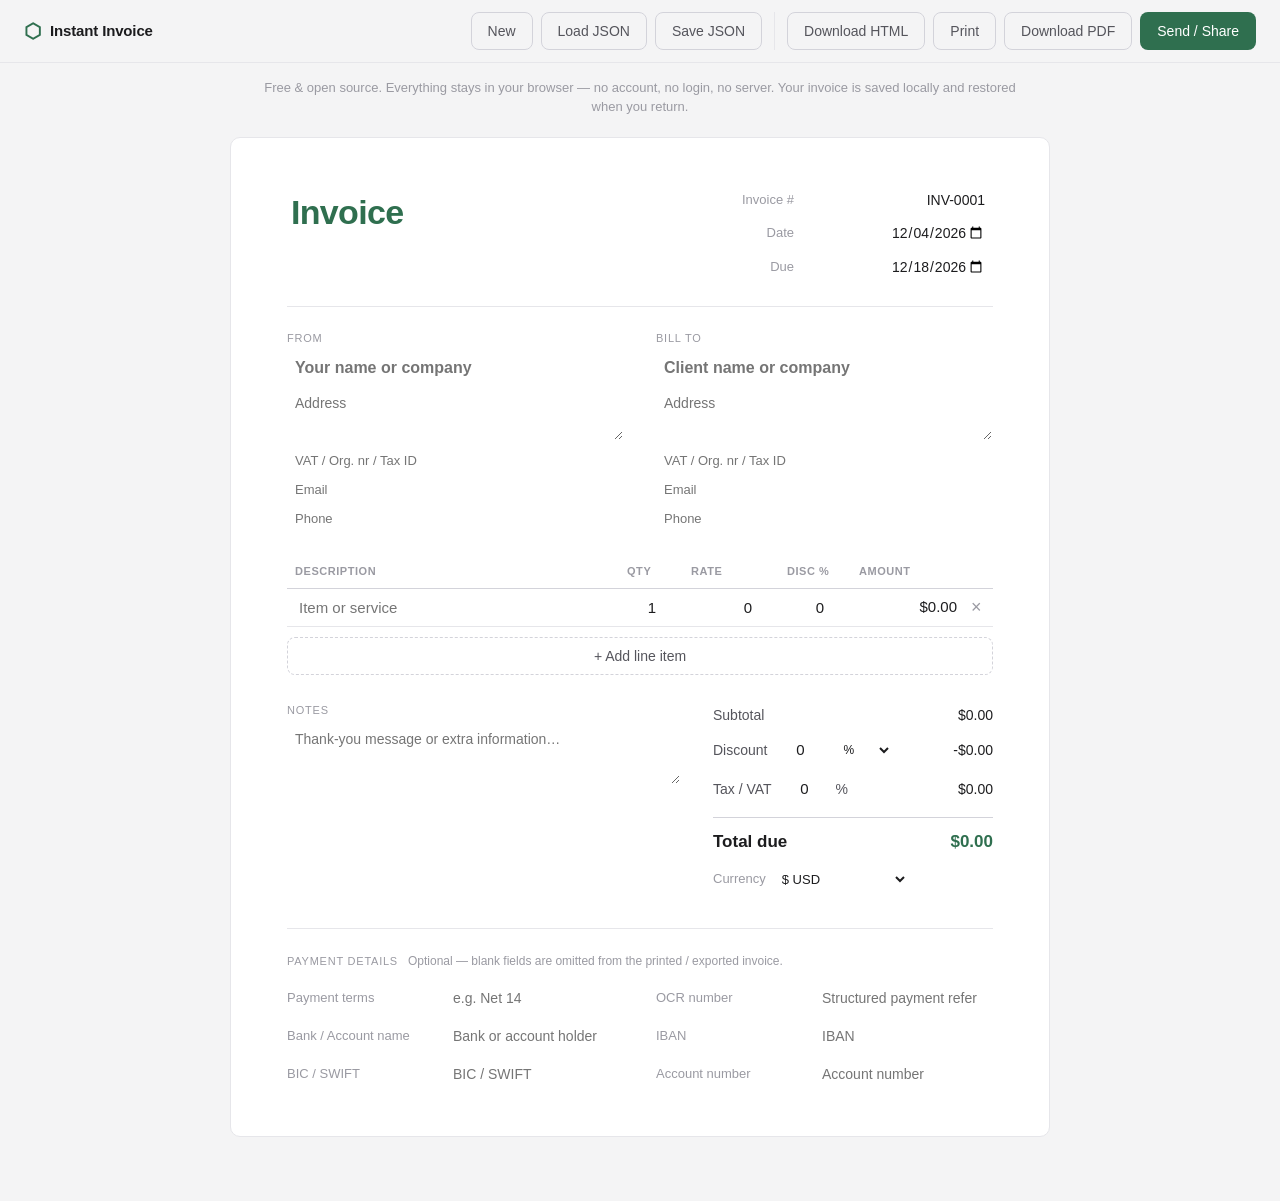
<file: index.html>
<!DOCTYPE html>
<html lang="en">
<head>
  <meta charset="UTF-8" />
  <meta name="viewport" content="width=device-width, initial-scale=1.0" />
  <title>Instant Invoice</title>
  <link rel="stylesheet" href="styles.css" />
</head>
<body>
  <!-- App shell: hidden when printing / exporting -->
  <header class="app-bar no-print">
    <div class="app-bar__brand">
      <span class="app-bar__mark">⬡</span>
      <span class="app-bar__name">Instant Invoice</span>
    </div>
    <div class="app-bar__actions">
      <div class="btn-group">
        <button id="btn-new" class="btn btn--ghost" type="button">New</button>
        <button id="btn-load" class="btn btn--ghost" type="button">Load JSON</button>
        <button id="btn-save-json" class="btn btn--ghost" type="button">Save JSON</button>
      </div>
      <div class="btn-group">
        <button id="btn-export-html" class="btn btn--ghost" type="button">Download HTML</button>
        <button id="btn-print-paper" class="btn btn--ghost" type="button">Print</button>
        <button id="btn-print" class="btn btn--ghost" type="button">Download PDF</button>
        <button id="btn-send" class="btn btn--primary" type="button">Send / Share</button>
      </div>
      <input id="file-load" type="file" accept="application/json,.json" hidden />
    </div>
  </header>

  <div id="toast" class="toast no-print" role="status" aria-live="polite" hidden></div>

  <p class="app-note no-print">
    Free &amp; open source. Everything stays in your browser — no account, no login, no server. Your invoice is saved locally and restored when you return.
  </p>

  <main class="sheet" id="invoice">
    <!-- Header: title + meta -->
    <section class="inv-head">
      <div class="inv-head__title">
        <h1 contenteditable="true" data-field="docTitle" class="editable inv-title">Invoice</h1>
      </div>
      <div class="inv-head__meta">
        <label class="meta-row">
          <span class="meta-label">Invoice #</span>
          <input type="text" data-field="invoiceNo" class="meta-input" placeholder="INV-0001" />
        </label>
        <label class="meta-row">
          <span class="meta-label">Date</span>
          <input type="date" data-field="date" class="meta-input" />
        </label>
        <label class="meta-row">
          <span class="meta-label">Due</span>
          <input type="date" data-field="dueDate" class="meta-input" />
        </label>
      </div>
    </section>

    <hr class="rule" />

    <!-- Parties: from + bill to -->
    <section class="inv-parties">
      <div class="party">
        <span class="party-label">From</span>
        <input type="text" data-field="fromName" class="party-name" placeholder="Your name or company" />
        <textarea data-field="fromDetails" class="party-details" rows="2" placeholder="Address"></textarea>
        <div class="party-extra">
          <input type="text" data-field="fromOrg" class="party-line" data-optional placeholder="VAT / Org. nr / Tax ID" />
          <input type="email" data-field="fromEmail" class="party-line" data-optional placeholder="Email" />
          <input type="tel" data-field="fromPhone" class="party-line" data-optional placeholder="Phone" />
        </div>
      </div>
      <div class="party">
        <span class="party-label">Bill to</span>
        <input type="text" data-field="toName" class="party-name" placeholder="Client name or company" />
        <textarea data-field="toDetails" class="party-details" rows="2" placeholder="Address"></textarea>
        <div class="party-extra">
          <input type="text" data-field="toOrg" class="party-line" data-optional placeholder="VAT / Org. nr / Tax ID" />
          <input type="email" data-field="toEmail" class="party-line" data-optional placeholder="Email" />
          <input type="tel" data-field="toPhone" class="party-line" data-optional placeholder="Phone" />
        </div>
      </div>
    </section>

    <!-- Line items -->
    <section class="inv-items">
      <table class="items">
        <thead>
          <tr>
            <th class="col-desc">Description</th>
            <th class="col-qty">Qty</th>
            <th class="col-rate">Rate</th>
            <th class="col-disc">Disc %</th>
            <th class="col-amount">Amount</th>
            <th class="col-remove no-print" aria-label="Remove"></th>
          </tr>
        </thead>
        <tbody id="items-body"><!-- rows injected by JS --></tbody>
      </table>
      <button id="btn-add-item" class="btn btn--ghost btn--add no-print" type="button">+ Add line item</button>
    </section>

    <!-- Totals + notes -->
    <section class="inv-footer">
      <div class="inv-notes">
        <span class="party-label">Notes</span>
        <textarea data-field="notes" class="notes-input" rows="3"
          placeholder="Thank-you message or extra information…"></textarea>
      </div>
      <div class="inv-totals">
        <div class="total-row">
          <span>Subtotal</span>
          <span id="subtotal" class="total-val">$0.00</span>
        </div>
        <div class="total-row">
          <label class="tax-label">
            Discount
            <input type="number" id="discount-val" data-field="discountVal" class="tax-input" min="0" step="0.01" value="0" />
            <select id="discount-unit" data-field="discountUnit" class="unit-input">
              <option value="percent">%</option>
              <option value="fixed">fixed</option>
            </select>
          </label>
          <span id="discount-amount" class="total-val">$0.00</span>
        </div>
        <div class="total-row">
          <label class="tax-label">
            Tax / VAT
            <input type="number" id="tax-rate" data-field="taxRate" class="tax-input" min="0" max="100" step="0.1" value="0" />%
          </label>
          <span id="tax-amount" class="total-val">$0.00</span>
        </div>
        <div class="total-row total-row--grand">
          <span>Total due</span>
          <span id="grand-total" class="total-val">$0.00</span>
        </div>
        <div class="total-row total-currency no-print">
          <label class="tax-label">
            Currency
            <select id="currency" data-field="currency" class="currency-input">
              <option value="$">$ USD</option>
              <option value="€">€ EUR</option>
              <option value="£">£ GBP</option>
              <option value="¥">¥ JPY</option>
              <option value="₣">₣ CHF</option>
              <option value="kr ">kr SEK/NOK/DKK</option>
              <option value="C$">C$ CAD</option>
              <option value="A$">A$ AUD</option>
            </select>
          </label>
        </div>
      </div>
    </section>

    <!-- Payment details (separated, optional fields hide when empty in exports) -->
    <section class="inv-payment" id="payment-section">
      <div class="payment-head no-print">
        <span class="party-label">Payment details</span>
        <span class="payment-hint">Optional — blank fields are omitted from the printed / exported invoice.</span>
      </div>
      <div class="payment-grid">
        <label class="pay-field" data-optional-wrap>
          <span class="pay-label">Payment terms</span>
          <input type="text" data-field="paymentTerms" data-optional class="pay-input" placeholder="e.g. Net 14" />
        </label>
        <label class="pay-field" data-optional-wrap>
          <span class="pay-label">OCR number</span>
          <span class="ocr-wrap">
            <input type="text" data-field="ocr" data-optional class="pay-input" placeholder="Structured payment reference" inputmode="numeric" />
            <span id="ocr-hint" class="ocr-hint no-print" aria-live="polite"></span>
          </span>
        </label>
        <label class="pay-field" data-optional-wrap>
          <span class="pay-label">Bank / Account name</span>
          <input type="text" data-field="bankName" data-optional class="pay-input" placeholder="Bank or account holder" />
        </label>
        <label class="pay-field" data-optional-wrap>
          <span class="pay-label">IBAN</span>
          <input type="text" data-field="iban" data-optional class="pay-input" placeholder="IBAN" />
        </label>
        <label class="pay-field" data-optional-wrap>
          <span class="pay-label">BIC / SWIFT</span>
          <input type="text" data-field="bic" data-optional class="pay-input" placeholder="BIC / SWIFT" />
        </label>
        <label class="pay-field" data-optional-wrap>
          <span class="pay-label">Account number</span>
          <input type="text" data-field="accountNo" data-optional class="pay-input" placeholder="Account number" />
        </label>
      </div>
    </section>
  </main>

  <script src="app.js"></script>
</body>
</html>
</file>
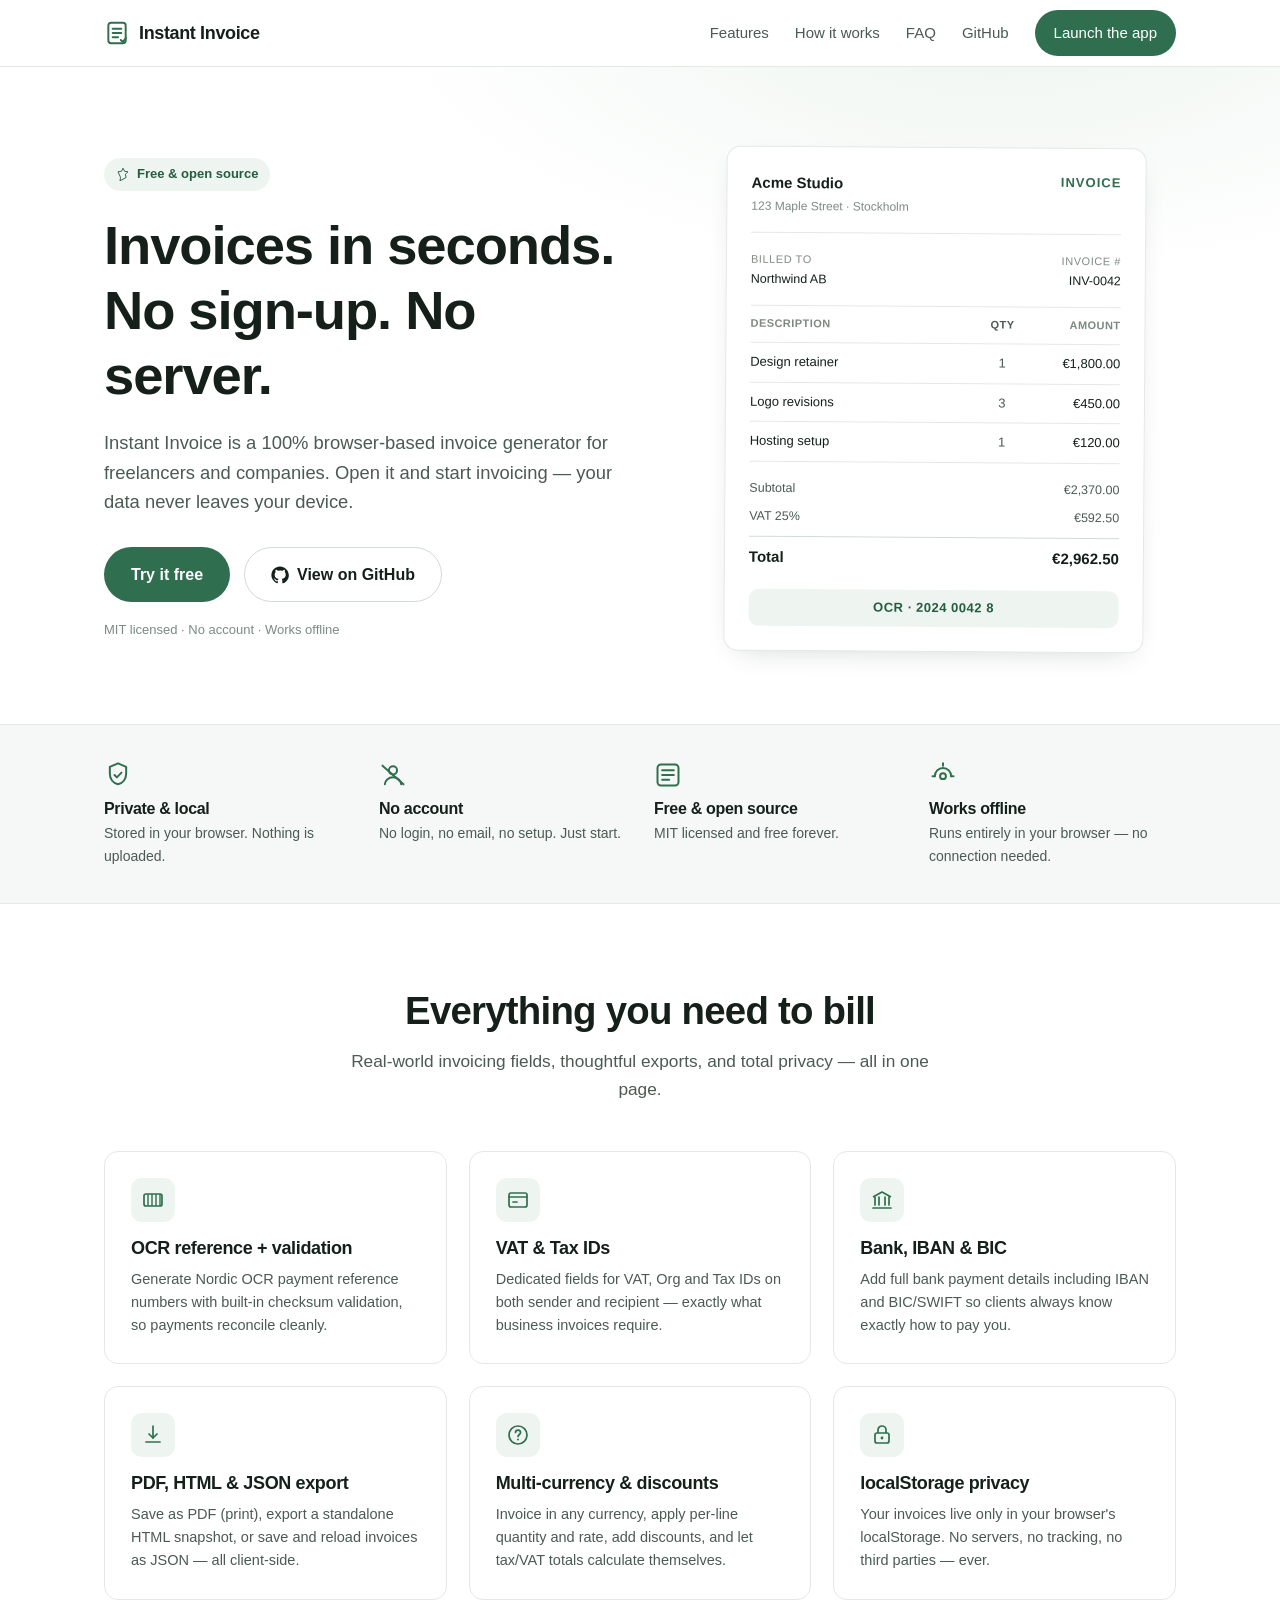
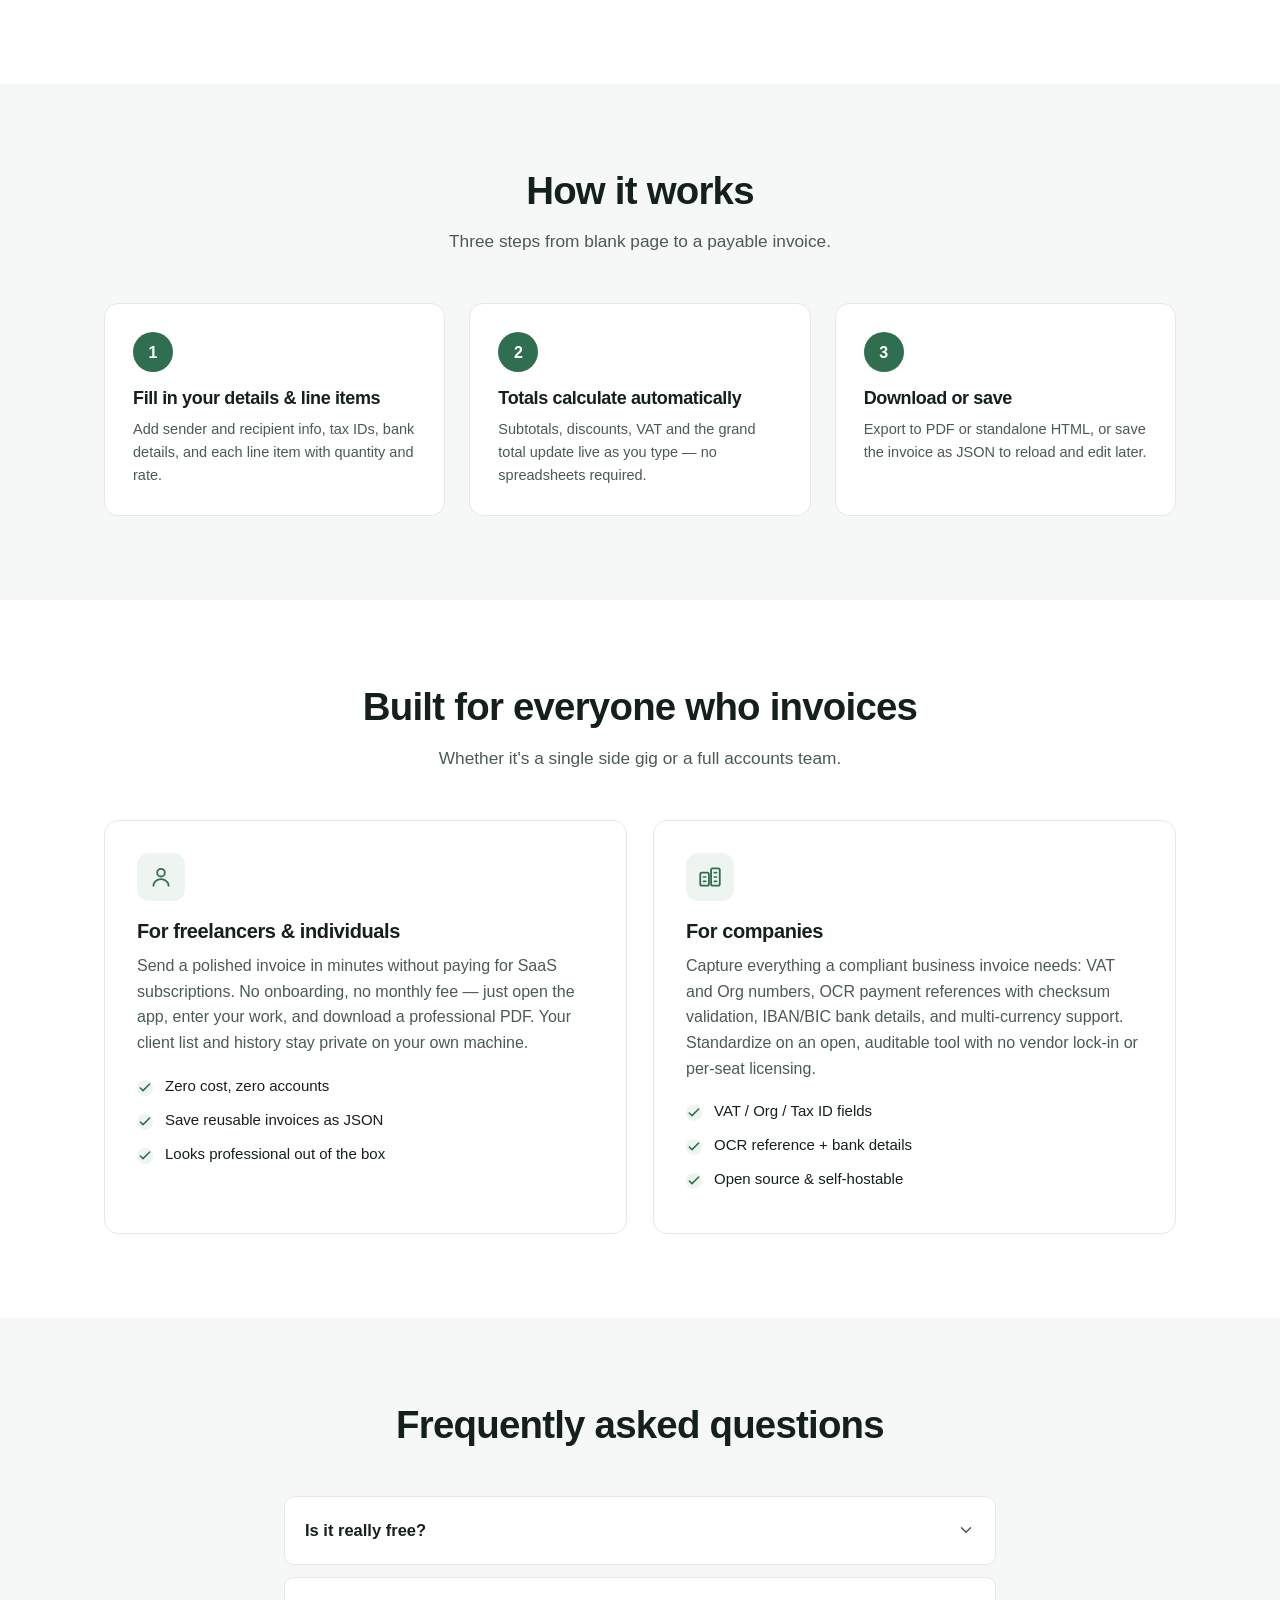
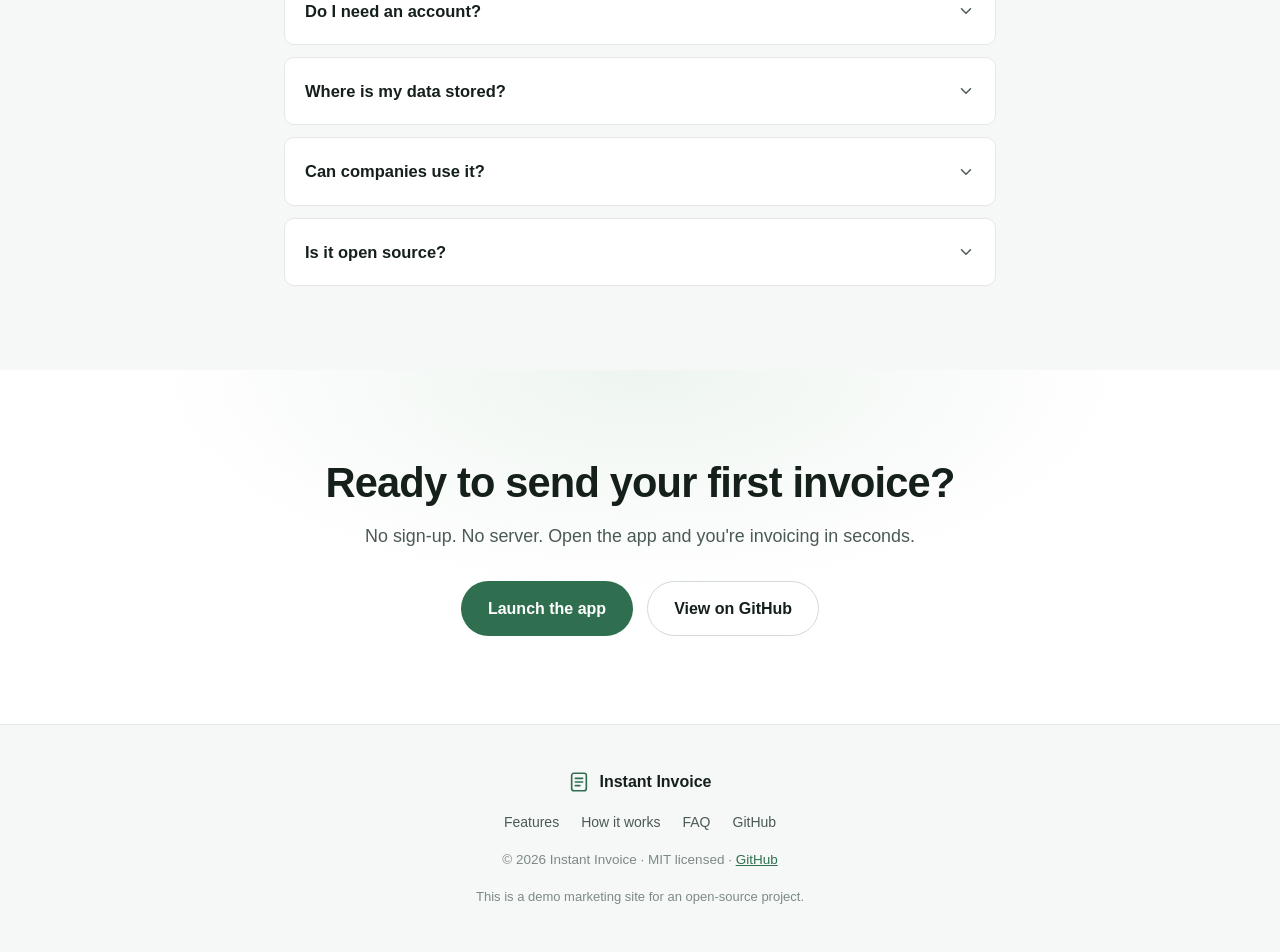
<file: site/index.html>
<!DOCTYPE html>
<!--
  Instant Invoice — marketing/demo landing page (static, frontend-only).

  LIVE URLS (GitHub Pages, branch main, root):
    App:  https://christopherwang0129SE.github.io/instant-invoice/
    Demo: https://christopherwang0129SE.github.io/instant-invoice/site/
    Repo: https://github.com/christopherwang0129SE/instant-invoice

  FREE HOSTING OPTIONS (no domain purchase required):
    (a) Open locally — double-click this file, or run: open site/index.html
    (b) Netlify Drop — drag the "site" folder onto https://app.netlify.com/drop
    (c) GitHub Pages — enabled on this repo (see LIVE URLS above)

  Note: the "Launch the app" / "Try it free" buttons link to ../index.html,
  which is the actual Instant Invoice generator app in the parent folder.
  Serve them together (or keep the folder structure) so the link resolves.
-->
<html lang="en">
<head>
  <meta charset="UTF-8" />
  <meta name="viewport" content="width=device-width, initial-scale=1.0" />
  <title>Instant Invoice — Free, open-source invoice generator</title>
  <meta name="description" content="Instant Invoice is a free, open-source, 100% browser-based invoice generator. No backend, no account, no login. Your data stays private in your browser." />
  <link rel="stylesheet" href="styles.css" />
</head>
<body>
  <a class="skip-link" href="#main">Skip to content</a>

  <!-- ============ NAV ============ -->
  <header class="nav" id="top">
    <div class="container nav__inner">
      <a class="brand" href="#top" aria-label="Instant Invoice home">
        <svg class="brand__mark" width="26" height="26" viewBox="0 0 24 24" fill="none" aria-hidden="true">
          <rect x="4" y="2.5" width="16" height="19" rx="2.5" stroke="currentColor" stroke-width="1.8"/>
          <path d="M8 8h8M8 12h8M8 16h5" stroke="currentColor" stroke-width="1.8" stroke-linecap="round"/>
          <path d="M15.5 18.5l1.8 1.8 3-3.6" stroke="currentColor" stroke-width="1.8" stroke-linecap="round" stroke-linejoin="round"/>
        </svg>
        <span class="brand__name">Instant&nbsp;Invoice</span>
      </a>

      <nav class="nav__links" id="primary-nav" aria-label="Primary">
        <a href="#features">Features</a>
        <a href="#how">How it works</a>
        <a href="#faq">FAQ</a>
        <a href="https://github.com/christopherwang0129SE/instant-invoice" rel="noopener">GitHub</a>
        <a class="btn btn--primary nav__cta" href="../index.html">Launch the app</a>
      </nav>

      <button class="nav__toggle" id="nav-toggle" aria-expanded="false" aria-controls="primary-nav" aria-label="Toggle navigation menu">
        <svg width="24" height="24" viewBox="0 0 24 24" fill="none" aria-hidden="true">
          <path d="M4 7h16M4 12h16M4 17h16" stroke="currentColor" stroke-width="1.8" stroke-linecap="round"/>
        </svg>
      </button>
    </div>
  </header>

  <main id="main">
    <!-- ============ HERO ============ -->
    <section class="hero">
      <div class="container hero__inner">
        <div class="hero__copy">
          <span class="badge">
            <svg width="14" height="14" viewBox="0 0 24 24" fill="none" aria-hidden="true">
              <path d="M12 2l2.6 5.3 5.9.9-4.3 4.1 1 5.8L12 21l-5.2 2.7 1-5.8L3.5 8.2l5.9-.9L12 2z" stroke="currentColor" stroke-width="1.6" stroke-linejoin="round"/>
            </svg>
            Free &amp; open source
          </span>
          <h1 class="hero__title">Invoices in seconds.<br />No sign-up. No server.</h1>
          <p class="hero__sub">
            Instant Invoice is a 100% browser-based invoice generator for freelancers and
            companies. Open it and start invoicing — your data never leaves your device.
          </p>
          <div class="hero__cta">
            <a class="btn btn--primary btn--lg" href="../index.html">Try it free</a>
            <a class="btn btn--ghost btn--lg" href="https://github.com/christopherwang0129SE/instant-invoice" rel="noopener">
              <svg width="18" height="18" viewBox="0 0 24 24" fill="currentColor" aria-hidden="true">
                <path d="M12 .5C5.7.5.5 5.7.5 12c0 5.1 3.3 9.4 7.9 10.9.6.1.8-.2.8-.6v-2c-3.2.7-3.9-1.4-3.9-1.4-.5-1.3-1.3-1.7-1.3-1.7-1.1-.7.1-.7.1-.7 1.2.1 1.8 1.2 1.8 1.2 1 1.8 2.8 1.3 3.5 1 .1-.8.4-1.3.8-1.6-2.6-.3-5.3-1.3-5.3-5.8 0-1.3.5-2.3 1.2-3.1-.1-.3-.5-1.5.1-3.1 0 0 1-.3 3.3 1.2a11.5 11.5 0 016 0C17.3 4.7 18.3 5 18.3 5c.6 1.6.2 2.8.1 3.1.7.8 1.2 1.8 1.2 3.1 0 4.5-2.7 5.5-5.3 5.8.4.4.8 1.1.8 2.2v3.3c0 .4.2.7.8.6 4.6-1.5 7.9-5.8 7.9-10.9C23.5 5.7 18.3.5 12 .5z"/>
              </svg>
              View on GitHub
            </a>
          </div>
          <p class="hero__note">MIT licensed · No account · Works offline</p>
        </div>

        <!-- Mock invoice preview built in HTML/CSS -->
        <div class="hero__visual" aria-hidden="true">
          <div class="mock">
            <div class="mock__top">
              <div>
                <div class="mock__brand">Acme Studio</div>
                <div class="mock__muted">123 Maple Street · Stockholm</div>
              </div>
              <div class="mock__title">INVOICE</div>
            </div>
            <div class="mock__meta">
              <div><span class="mock__label">Billed to</span><br />Northwind AB</div>
              <div class="mock__right"><span class="mock__label">Invoice #</span><br />INV-0042</div>
            </div>
            <div class="mock__table">
              <div class="mock__row mock__row--head"><span>Description</span><span>Qty</span><span>Amount</span></div>
              <div class="mock__row"><span>Design retainer</span><span>1</span><span>€1,800.00</span></div>
              <div class="mock__row"><span>Logo revisions</span><span>3</span><span>€450.00</span></div>
              <div class="mock__row"><span>Hosting setup</span><span>1</span><span>€120.00</span></div>
            </div>
            <div class="mock__totals">
              <div><span>Subtotal</span><span>€2,370.00</span></div>
              <div><span>VAT 25%</span><span>€592.50</span></div>
              <div class="mock__grand"><span>Total</span><span>€2,962.50</span></div>
            </div>
            <div class="mock__ocr">OCR&nbsp;·&nbsp;2024 0042 8</div>
          </div>
        </div>
      </div>
    </section>

    <!-- ============ TRUST STRIP ============ -->
    <section class="strip" aria-label="Key benefits">
      <div class="container strip__grid">
        <div class="strip__item">
          <svg viewBox="0 0 24 24" fill="none" aria-hidden="true"><path d="M12 2l7 3v6c0 4.5-3 8.3-7 9-4-0.7-7-4.5-7-9V5l7-3z" stroke="currentColor" stroke-width="1.7" stroke-linejoin="round"/><path d="M9 12l2 2 4-4" stroke="currentColor" stroke-width="1.7" stroke-linecap="round" stroke-linejoin="round"/></svg>
          <h3>Private &amp; local</h3>
          <p>Stored in your browser. Nothing is uploaded.</p>
        </div>
        <div class="strip__item">
          <svg viewBox="0 0 24 24" fill="none" aria-hidden="true"><circle cx="12" cy="8" r="3.5" stroke="currentColor" stroke-width="1.7"/><path d="M5 20c0-3.3 3.1-6 7-6s7 2.7 7 6" stroke="currentColor" stroke-width="1.7" stroke-linecap="round"/><path d="M3 4l18 16" stroke="currentColor" stroke-width="1.7" stroke-linecap="round"/></svg>
          <h3>No account</h3>
          <p>No login, no email, no setup. Just start.</p>
        </div>
        <div class="strip__item">
          <svg viewBox="0 0 24 24" fill="none" aria-hidden="true"><path d="M7 8h10M7 12h10M7 16h6" stroke="currentColor" stroke-width="1.7" stroke-linecap="round"/><rect x="3" y="3" width="18" height="18" rx="3" stroke="currentColor" stroke-width="1.7"/></svg>
          <h3>Free &amp; open source</h3>
          <p>MIT licensed and free forever.</p>
        </div>
        <div class="strip__item">
          <svg viewBox="0 0 24 24" fill="none" aria-hidden="true"><path d="M5 13a7 7 0 0114 0" stroke="currentColor" stroke-width="1.7" stroke-linecap="round"/><path d="M3 13h2M19 13h2M12 4V2" stroke="currentColor" stroke-width="1.7" stroke-linecap="round"/><circle cx="12" cy="13" r="2.5" stroke="currentColor" stroke-width="1.7"/></svg>
          <h3>Works offline</h3>
          <p>Runs entirely in your browser — no connection needed.</p>
        </div>
      </div>
    </section>

    <!-- ============ FEATURES ============ -->
    <section class="section" id="features">
      <div class="container">
        <header class="section__head">
          <h2>Everything you need to bill</h2>
          <p>Real-world invoicing fields, thoughtful exports, and total privacy — all in one page.</p>
        </header>

        <div class="grid grid--features">
          <article class="card">
            <div class="card__icon"><svg viewBox="0 0 24 24" fill="none" aria-hidden="true"><rect x="3" y="6" width="18" height="12" rx="2" stroke="currentColor" stroke-width="1.7"/><path d="M7 6v12M11 6v12M15 6v12M19 6v12" stroke="currentColor" stroke-width="1.4"/></svg></div>
            <h3>OCR reference + validation</h3>
            <p>Generate Nordic OCR payment reference numbers with built-in checksum validation, so payments reconcile cleanly.</p>
          </article>
          <article class="card">
            <div class="card__icon"><svg viewBox="0 0 24 24" fill="none" aria-hidden="true"><rect x="3" y="5" width="18" height="14" rx="2" stroke="currentColor" stroke-width="1.7"/><path d="M3 9h18M7 14h4" stroke="currentColor" stroke-width="1.7" stroke-linecap="round"/></svg></div>
            <h3>VAT &amp; Tax IDs</h3>
            <p>Dedicated fields for VAT, Org and Tax IDs on both sender and recipient — exactly what business invoices require.</p>
          </article>
          <article class="card">
            <div class="card__icon"><svg viewBox="0 0 24 24" fill="none" aria-hidden="true"><path d="M3 9l9-5 9 5" stroke="currentColor" stroke-width="1.7" stroke-linejoin="round"/><path d="M5 9v8M19 9v8M9 9v8M15 9v8M3 20h18" stroke="currentColor" stroke-width="1.7" stroke-linecap="round"/></svg></div>
            <h3>Bank, IBAN &amp; BIC</h3>
            <p>Add full bank payment details including IBAN and BIC/SWIFT so clients always know exactly how to pay you.</p>
          </article>
          <article class="card">
            <div class="card__icon"><svg viewBox="0 0 24 24" fill="none" aria-hidden="true"><path d="M12 3v12" stroke="currentColor" stroke-width="1.7" stroke-linecap="round"/><path d="M8 11l4 4 4-4" stroke="currentColor" stroke-width="1.7" stroke-linecap="round" stroke-linejoin="round"/><path d="M5 19h14" stroke="currentColor" stroke-width="1.7" stroke-linecap="round"/></svg></div>
            <h3>PDF, HTML &amp; JSON export</h3>
            <p>Save as PDF (print), export a standalone HTML snapshot, or save and reload invoices as JSON — all client-side.</p>
          </article>
          <article class="card">
            <div class="card__icon"><svg viewBox="0 0 24 24" fill="none" aria-hidden="true"><circle cx="12" cy="12" r="9" stroke="currentColor" stroke-width="1.7"/><path d="M9.5 9.5a2.5 2.5 0 015 .3c0 1.7-2.5 2.2-2.5 3.7" stroke="currentColor" stroke-width="1.7" stroke-linecap="round"/><path d="M12 16.5h.01" stroke="currentColor" stroke-width="2" stroke-linecap="round"/></svg></div>
            <h3>Multi-currency &amp; discounts</h3>
            <p>Invoice in any currency, apply per-line quantity and rate, add discounts, and let tax/VAT totals calculate themselves.</p>
          </article>
          <article class="card">
            <div class="card__icon"><svg viewBox="0 0 24 24" fill="none" aria-hidden="true"><rect x="5" y="10" width="14" height="10" rx="2" stroke="currentColor" stroke-width="1.7"/><path d="M8 10V7a4 4 0 018 0v3" stroke="currentColor" stroke-width="1.7"/><circle cx="12" cy="15" r="1.4" fill="currentColor"/></svg></div>
            <h3>localStorage privacy</h3>
            <p>Your invoices live only in your browser's localStorage. No servers, no tracking, no third parties — ever.</p>
          </article>
        </div>
      </div>
    </section>

    <!-- ============ HOW IT WORKS ============ -->
    <section class="section section--alt" id="how">
      <div class="container">
        <header class="section__head">
          <h2>How it works</h2>
          <p>Three steps from blank page to a payable invoice.</p>
        </header>

        <ol class="steps">
          <li class="step">
            <div class="step__num">1</div>
            <h3>Fill in your details &amp; line items</h3>
            <p>Add sender and recipient info, tax IDs, bank details, and each line item with quantity and rate.</p>
          </li>
          <li class="step">
            <div class="step__num">2</div>
            <h3>Totals calculate automatically</h3>
            <p>Subtotals, discounts, VAT and the grand total update live as you type — no spreadsheets required.</p>
          </li>
          <li class="step">
            <div class="step__num">3</div>
            <h3>Download or save</h3>
            <p>Export to PDF or standalone HTML, or save the invoice as JSON to reload and edit later.</p>
          </li>
        </ol>
      </div>
    </section>

    <!-- ============ AUDIENCE ============ -->
    <section class="section" id="audience">
      <div class="container">
        <header class="section__head">
          <h2>Built for everyone who invoices</h2>
          <p>Whether it's a single side gig or a full accounts team.</p>
        </header>

        <div class="grid grid--two">
          <article class="panel">
            <div class="panel__icon"><svg viewBox="0 0 24 24" fill="none" aria-hidden="true"><circle cx="12" cy="8" r="3.5" stroke="currentColor" stroke-width="1.7"/><path d="M5 20c0-3.3 3.1-6 7-6s7 2.7 7 6" stroke="currentColor" stroke-width="1.7" stroke-linecap="round"/></svg></div>
            <h3>For freelancers &amp; individuals</h3>
            <p>Send a polished invoice in minutes without paying for SaaS subscriptions. No onboarding, no monthly fee — just open the app, enter your work, and download a professional PDF. Your client list and history stay private on your own machine.</p>
            <ul class="panel__list">
              <li>Zero cost, zero accounts</li>
              <li>Save reusable invoices as JSON</li>
              <li>Looks professional out of the box</li>
            </ul>
          </article>
          <article class="panel">
            <div class="panel__icon"><svg viewBox="0 0 24 24" fill="none" aria-hidden="true"><rect x="3" y="8" width="8" height="12" rx="1.5" stroke="currentColor" stroke-width="1.7"/><rect x="13" y="4" width="8" height="16" rx="1.5" stroke="currentColor" stroke-width="1.7"/><path d="M6 12h2M6 16h2M16 8h2M16 12h2M16 16h2" stroke="currentColor" stroke-width="1.6" stroke-linecap="round"/></svg></div>
            <h3>For companies</h3>
            <p>Capture everything a compliant business invoice needs: VAT and Org numbers, OCR payment references with checksum validation, IBAN/BIC bank details, and multi-currency support. Standardize on an open, auditable tool with no vendor lock-in or per-seat licensing.</p>
            <ul class="panel__list">
              <li>VAT / Org / Tax ID fields</li>
              <li>OCR reference + bank details</li>
              <li>Open source &amp; self-hostable</li>
            </ul>
          </article>
        </div>
      </div>
    </section>

    <!-- ============ FAQ ============ -->
    <section class="section section--alt" id="faq">
      <div class="container container--narrow">
        <header class="section__head">
          <h2>Frequently asked questions</h2>
        </header>

        <div class="faq">
          <details class="faq__item">
            <summary>Is it really free?</summary>
            <div class="faq__body"><p>Yes. Instant Invoice is free forever and released under the MIT license. There are no paid tiers, no trials, and no hidden costs.</p></div>
          </details>
          <details class="faq__item">
            <summary>Do I need an account?</summary>
            <div class="faq__body"><p>No. There's no sign-up, login, or email required. Open the app and start creating invoices immediately.</p></div>
          </details>
          <details class="faq__item">
            <summary>Where is my data stored?</summary>
            <div class="faq__body"><p>Everything stays in your browser's localStorage on your own device. Nothing is sent to a server, because there is no server.</p></div>
          </details>
          <details class="faq__item">
            <summary>Can companies use it?</summary>
            <div class="faq__body"><p>Absolutely. It includes VAT/Org/Tax IDs, OCR payment references with checksum validation, IBAN/BIC bank details, multi-currency and discounts — everything a business invoice needs.</p></div>
          </details>
          <details class="faq__item">
            <summary>Is it open source?</summary>
            <div class="faq__body"><p>Yes — the full source is MIT licensed and available on GitHub. Contributions are welcome.</p></div>
          </details>
        </div>
      </div>
    </section>

    <!-- ============ CTA ============ -->
    <section class="cta">
      <div class="container cta__inner">
        <h2>Ready to send your first invoice?</h2>
        <p>No sign-up. No server. Open the app and you're invoicing in seconds.</p>
        <div class="cta__buttons">
          <a class="btn btn--primary btn--lg" href="../index.html">Launch the app</a>
          <a class="btn btn--ghost btn--lg" href="https://github.com/christopherwang0129SE/instant-invoice" rel="noopener">View on GitHub</a>
        </div>
      </div>
    </section>
  </main>

  <!-- ============ FOOTER ============ -->
  <footer class="footer">
    <div class="container footer__inner">
      <div class="footer__brand">
        <svg width="22" height="22" viewBox="0 0 24 24" fill="none" aria-hidden="true">
          <rect x="4" y="2.5" width="16" height="19" rx="2.5" stroke="currentColor" stroke-width="1.8"/>
          <path d="M8 8h8M8 12h8M8 16h5" stroke="currentColor" stroke-width="1.8" stroke-linecap="round"/>
        </svg>
        <span>Instant Invoice</span>
      </div>
      <nav class="footer__links" aria-label="Footer">
        <a href="#features">Features</a>
        <a href="#how">How it works</a>
        <a href="#faq">FAQ</a>
        <a href="https://github.com/christopherwang0129SE/instant-invoice" rel="noopener">GitHub</a>
      </nav>
      <p class="footer__meta">
        &copy; <span id="year">2026</span> Instant Invoice · MIT licensed ·
        <a href="https://github.com/christopherwang0129SE/instant-invoice" rel="noopener">GitHub</a>
      </p>
      <p class="footer__demo">This is a demo marketing site for an open-source project.</p>
    </div>
  </footer>

  <script src="script.js"></script>
</body>
</html>
</file>
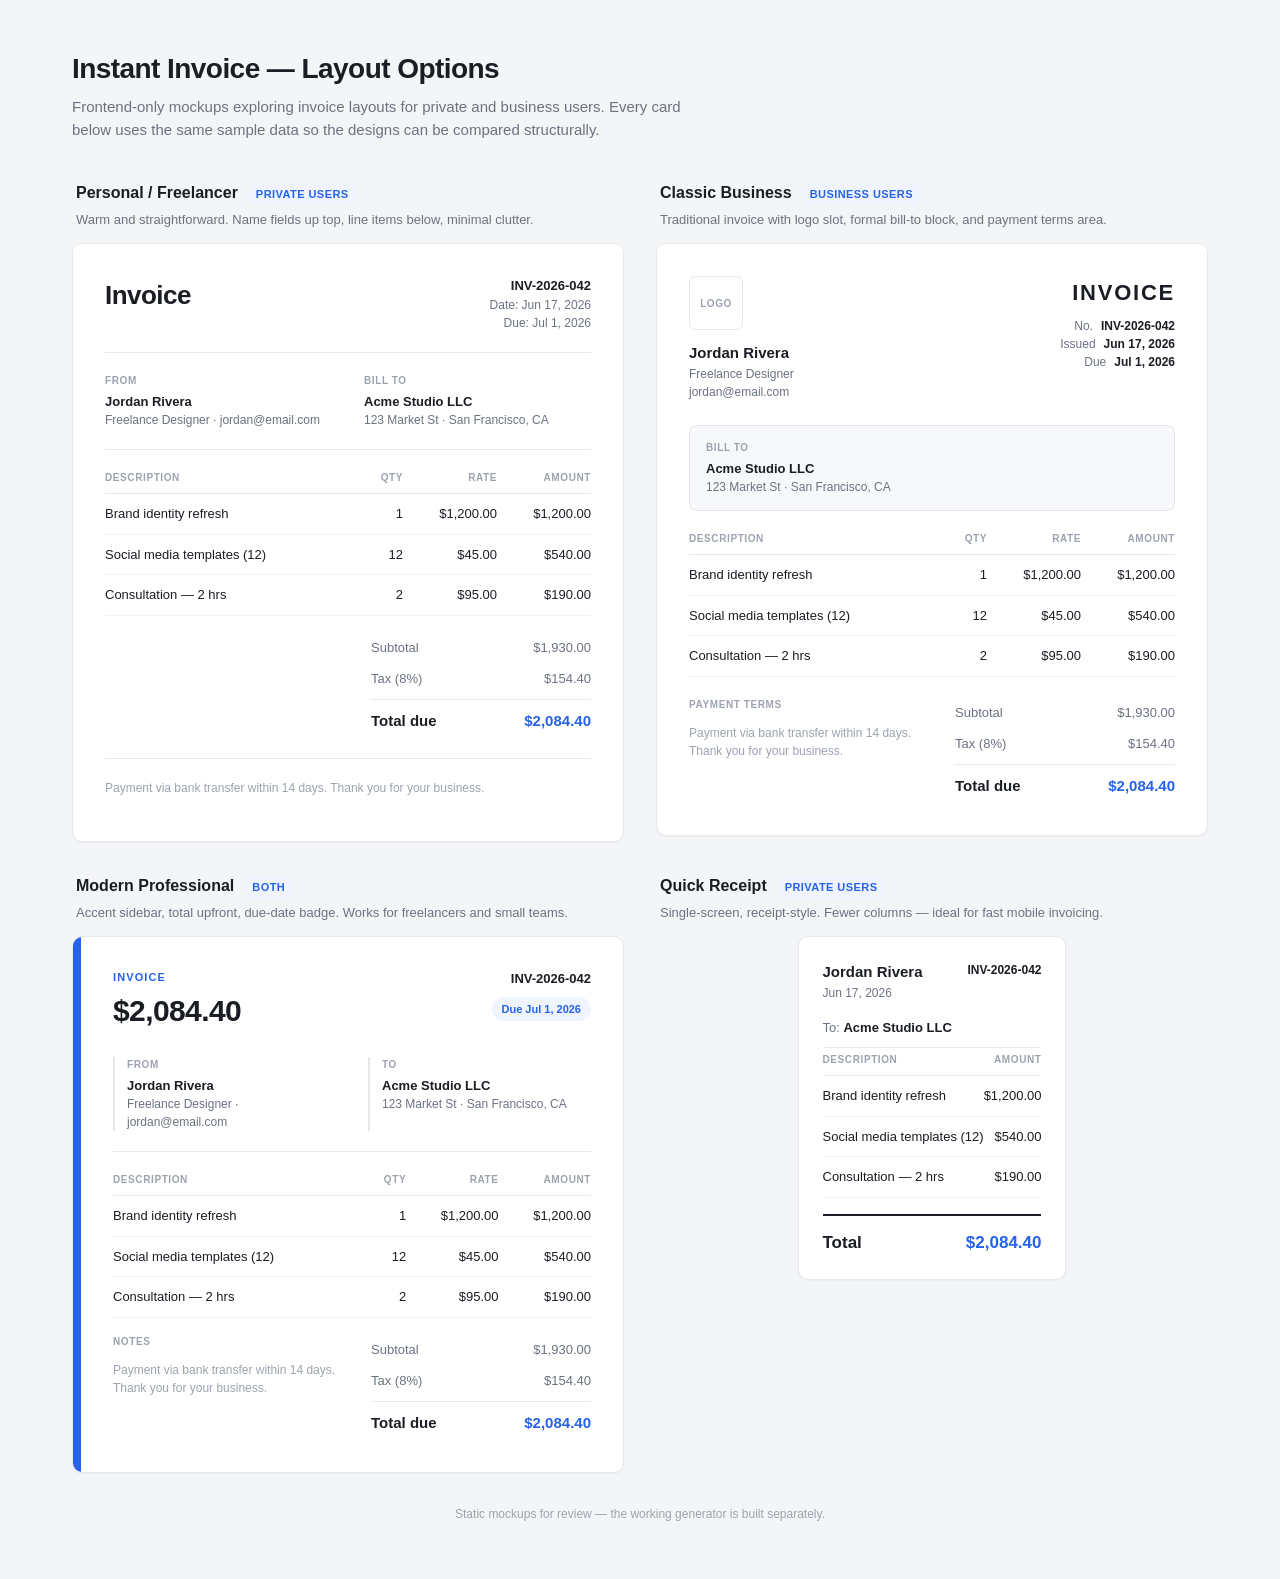
<file: layouts-preview.html>
<!DOCTYPE html>
<html lang="en">
<head>
<meta charset="UTF-8">
<meta name="viewport" content="width=device-width, initial-scale=1.0">
<title>Instant Invoice — Layout Options</title>
<style>
  :root {
    --accent: #2563eb;
    --accent-soft: #eff4ff;
    --ink: #1a1d24;
    --muted: #6b7280;
    --faint: #9ca3af;
    --line: #e5e7eb;
    --line-soft: #f0f1f3;
    --paper: #ffffff;
    --page: #f4f5f7;
    --font: -apple-system, BlinkMacSystemFont, "Segoe UI", Roboto, Helvetica, Arial, sans-serif;
  }

  * { box-sizing: border-box; }

  body {
    margin: 0;
    font-family: var(--font);
    background: var(--page);
    color: var(--ink);
    -webkit-font-smoothing: antialiased;
    line-height: 1.5;
  }

  .page-header {
    max-width: 1200px;
    margin: 0 auto;
    padding: 48px 32px 8px;
  }
  .page-header h1 {
    font-size: 28px;
    font-weight: 700;
    margin: 0 0 6px;
    letter-spacing: -0.02em;
  }
  .page-header p {
    margin: 0;
    color: var(--muted);
    font-size: 15px;
    max-width: 640px;
  }

  .gallery {
    max-width: 1200px;
    margin: 0 auto;
    padding: 32px;
    display: grid;
    grid-template-columns: repeat(2, 1fr);
    gap: 32px;
    align-items: start;
  }

  @media (max-width: 880px) {
    .gallery { grid-template-columns: 1fr; }
  }

  /* Card wrapper (label + paper) */
  .card-block {
    display: flex;
    flex-direction: column;
    gap: 14px;
  }
  .card-meta {
    padding: 0 4px;
  }
  .card-meta .title-row {
    display: flex;
    align-items: baseline;
    gap: 10px;
    flex-wrap: wrap;
  }
  .card-meta h2 {
    font-size: 16px;
    font-weight: 700;
    margin: 0;
  }
  .audience-tag {
    font-size: 11px;
    font-weight: 600;
    text-transform: uppercase;
    letter-spacing: 0.04em;
    color: var(--accent);
    background: var(--accent-soft);
    padding: 3px 8px;
    border-radius: 999px;
  }
  .card-meta .desc {
    margin: 4px 0 0;
    font-size: 13px;
    color: var(--muted);
  }

  /* Paper sheet */
  .paper {
    background: var(--paper);
    border: 1px solid var(--line);
    border-radius: 10px;
    box-shadow: 0 1px 2px rgba(16, 24, 40, 0.04);
    padding: 32px;
    font-size: 13px;
    position: relative;
    overflow: hidden;
  }

  /* Generic invoice table */
  table.items {
    width: 100%;
    border-collapse: collapse;
    margin: 4px 0;
  }
  table.items thead th {
    font-size: 10px;
    text-transform: uppercase;
    letter-spacing: 0.06em;
    color: var(--faint);
    font-weight: 600;
    text-align: left;
    padding: 0 0 8px;
    border-bottom: 1px solid var(--line);
  }
  table.items tbody td {
    padding: 10px 0;
    border-bottom: 1px solid var(--line-soft);
    vertical-align: top;
  }
  table.items .num { text-align: right; white-space: nowrap; }
  .desc-cell { color: var(--ink); }

  /* Totals block */
  .totals {
    margin-top: 16px;
    margin-left: auto;
    width: 220px;
  }
  .totals .row {
    display: flex;
    justify-content: space-between;
    padding: 6px 0;
    color: var(--muted);
  }
  .totals .row.grand {
    border-top: 1px solid var(--line);
    margin-top: 4px;
    padding-top: 10px;
    color: var(--ink);
    font-weight: 700;
    font-size: 15px;
  }
  .totals .row.grand .amt { color: var(--accent); }

  .notes {
    color: var(--faint);
    font-size: 12px;
  }

  .divider {
    height: 1px;
    background: var(--line);
    border: 0;
    margin: 20px 0;
  }

  /* ============ Layout 1: Personal / Freelancer ============ */
  .l1 .head {
    display: flex;
    justify-content: space-between;
    align-items: flex-start;
  }
  .l1 .head .big-title {
    font-size: 26px;
    font-weight: 700;
    letter-spacing: -0.02em;
  }
  .l1 .head .meta {
    text-align: right;
    color: var(--muted);
    font-size: 12px;
  }
  .l1 .head .meta .inv-no {
    color: var(--ink);
    font-weight: 600;
    font-size: 13px;
  }
  .parties {
    display: flex;
    gap: 32px;
  }
  .parties .col { flex: 1; }
  .label-sm {
    font-size: 10px;
    text-transform: uppercase;
    letter-spacing: 0.06em;
    color: var(--faint);
    font-weight: 600;
    margin-bottom: 4px;
  }
  .party-name { font-weight: 600; }
  .party-detail { color: var(--muted); font-size: 12px; }

  /* ============ Layout 2: Classic Business ============ */
  .l2 .top {
    display: flex;
    justify-content: space-between;
    align-items: flex-start;
    margin-bottom: 24px;
  }
  .l2 .logo-box {
    width: 54px;
    height: 54px;
    border: 1px solid var(--line);
    border-radius: 6px;
    display: flex;
    align-items: center;
    justify-content: center;
    font-size: 10px;
    font-weight: 700;
    letter-spacing: 0.05em;
    color: var(--faint);
    margin-bottom: 12px;
  }
  .l2 .sender-name { font-weight: 700; font-size: 15px; }
  .l2 .sender-detail { color: var(--muted); font-size: 12px; }
  .l2 .top-right { text-align: right; }
  .l2 .top-right .word {
    font-size: 22px;
    font-weight: 700;
    letter-spacing: 0.08em;
    color: var(--ink);
    margin-bottom: 8px;
  }
  .l2 .top-right .kv {
    font-size: 12px;
    color: var(--muted);
    display: flex;
    justify-content: flex-end;
    gap: 8px;
  }
  .l2 .top-right .kv b { color: var(--ink); font-weight: 600; }
  .l2 .billto {
    background: #f7f8fa;
    border: 1px solid var(--line);
    border-radius: 8px;
    padding: 14px 16px;
    margin-bottom: 20px;
  }
  .l2 .bottom {
    display: flex;
    justify-content: space-between;
    gap: 32px;
    margin-top: 20px;
  }
  .l2 .bottom .notes-col { flex: 1; max-width: 50%; }
  .l2 .totals { margin-top: 0; }

  /* ============ Layout 3: Modern Professional ============ */
  .l3 { padding-left: 40px; }
  .l3 .accent-bar {
    position: absolute;
    left: 0;
    top: 0;
    bottom: 0;
    width: 8px;
    background: var(--accent);
  }
  .l3 .top {
    display: flex;
    justify-content: space-between;
    align-items: flex-start;
    margin-bottom: 24px;
  }
  .l3 .accent-label {
    font-size: 11px;
    font-weight: 700;
    text-transform: uppercase;
    letter-spacing: 0.1em;
    color: var(--accent);
  }
  .l3 .big-total {
    font-size: 30px;
    font-weight: 700;
    letter-spacing: -0.02em;
    margin-top: 2px;
  }
  .l3 .top-right { text-align: right; }
  .l3 .top-right .inv-no {
    font-weight: 600;
    font-size: 13px;
  }
  .l3 .due-pill {
    display: inline-block;
    margin-top: 8px;
    font-size: 11px;
    font-weight: 600;
    color: var(--accent);
    background: var(--accent-soft);
    padding: 4px 10px;
    border-radius: 999px;
  }
  .l3 .parties .col {
    border-left: 2px solid var(--line);
    padding-left: 12px;
  }

  /* ============ Layout 4: Quick Receipt ============ */
  .l4 {
    max-width: 380px;
    margin: 0 auto;
    padding: 24px;
  }
  .l4 .top {
    display: flex;
    justify-content: space-between;
    align-items: flex-start;
    margin-bottom: 6px;
  }
  .l4 .sender-name { font-weight: 700; font-size: 15px; }
  .l4 .date { color: var(--muted); font-size: 12px; }
  .l4 .inv-no {
    font-size: 12px;
    color: var(--muted);
    text-align: right;
  }
  .l4 .inv-no b { color: var(--ink); }
  .l4 .to-line {
    color: var(--muted);
    font-size: 13px;
    padding: 10px 0;
    border-bottom: 1px solid var(--line);
    margin-bottom: 4px;
  }
  .l4 .to-line b { color: var(--ink); font-weight: 600; }
  .l4 .grand-row {
    display: flex;
    justify-content: space-between;
    align-items: baseline;
    margin-top: 16px;
    padding-top: 14px;
    border-top: 2px solid var(--ink);
    font-weight: 700;
    font-size: 17px;
  }
  .l4 .grand-row .amt { color: var(--accent); }

  .gallery-caption {
    max-width: 1200px;
    margin: 0 auto;
    padding: 0 32px 56px;
    color: var(--faint);
    font-size: 12px;
    text-align: center;
  }
</style>
</head>
<body>

  <header class="page-header">
    <h1>Instant Invoice — Layout Options</h1>
    <p>Frontend-only mockups exploring invoice layouts for private and business users. Every card below uses the same sample data so the designs can be compared structurally.</p>
  </header>

  <main class="gallery">

    <!-- ===================== Layout 1 ===================== -->
    <section class="card-block">
      <div class="card-meta">
        <div class="title-row">
          <h2>Personal / Freelancer</h2>
          <span class="audience-tag">Private users</span>
        </div>
        <p class="desc">Warm and straightforward. Name fields up top, line items below, minimal clutter.</p>
      </div>
      <div class="paper l1">
        <div class="head">
          <div class="big-title">Invoice</div>
          <div class="meta">
            <div class="inv-no">INV-2026-042</div>
            <div>Date: Jun 17, 2026</div>
            <div>Due: Jul 1, 2026</div>
          </div>
        </div>
        <hr class="divider">
        <div class="parties">
          <div class="col">
            <div class="label-sm">From</div>
            <div class="party-name">Jordan Rivera</div>
            <div class="party-detail">Freelance Designer · jordan@email.com</div>
          </div>
          <div class="col">
            <div class="label-sm">Bill to</div>
            <div class="party-name">Acme Studio LLC</div>
            <div class="party-detail">123 Market St · San Francisco, CA</div>
          </div>
        </div>
        <hr class="divider">
        <table class="items">
          <thead>
            <tr>
              <th>Description</th>
              <th class="num">Qty</th>
              <th class="num">Rate</th>
              <th class="num">Amount</th>
            </tr>
          </thead>
          <tbody>
            <tr><td class="desc-cell">Brand identity refresh</td><td class="num">1</td><td class="num">$1,200.00</td><td class="num">$1,200.00</td></tr>
            <tr><td class="desc-cell">Social media templates (12)</td><td class="num">12</td><td class="num">$45.00</td><td class="num">$540.00</td></tr>
            <tr><td class="desc-cell">Consultation — 2 hrs</td><td class="num">2</td><td class="num">$95.00</td><td class="num">$190.00</td></tr>
          </tbody>
        </table>
        <div class="totals">
          <div class="row"><span>Subtotal</span><span class="num">$1,930.00</span></div>
          <div class="row"><span>Tax (8%)</span><span class="num">$154.40</span></div>
          <div class="row grand"><span>Total due</span><span class="amt num">$2,084.40</span></div>
        </div>
        <hr class="divider">
        <p class="notes">Payment via bank transfer within 14 days. Thank you for your business.</p>
      </div>
    </section>

    <!-- ===================== Layout 2 ===================== -->
    <section class="card-block">
      <div class="card-meta">
        <div class="title-row">
          <h2>Classic Business</h2>
          <span class="audience-tag">Business users</span>
        </div>
        <p class="desc">Traditional invoice with logo slot, formal bill-to block, and payment terms area.</p>
      </div>
      <div class="paper l2">
        <div class="top">
          <div class="top-left">
            <div class="logo-box">LOGO</div>
            <div class="sender-name">Jordan Rivera</div>
            <div class="sender-detail">Freelance Designer</div>
            <div class="sender-detail">jordan@email.com</div>
          </div>
          <div class="top-right">
            <div class="word">INVOICE</div>
            <div class="kv"><span>No.</span><b>INV-2026-042</b></div>
            <div class="kv"><span>Issued</span><b>Jun 17, 2026</b></div>
            <div class="kv"><span>Due</span><b>Jul 1, 2026</b></div>
          </div>
        </div>
        <div class="billto">
          <div class="label-sm">Bill to</div>
          <div class="party-name">Acme Studio LLC</div>
          <div class="party-detail">123 Market St · San Francisco, CA</div>
        </div>
        <table class="items">
          <thead>
            <tr>
              <th>Description</th>
              <th class="num">Qty</th>
              <th class="num">Rate</th>
              <th class="num">Amount</th>
            </tr>
          </thead>
          <tbody>
            <tr><td class="desc-cell">Brand identity refresh</td><td class="num">1</td><td class="num">$1,200.00</td><td class="num">$1,200.00</td></tr>
            <tr><td class="desc-cell">Social media templates (12)</td><td class="num">12</td><td class="num">$45.00</td><td class="num">$540.00</td></tr>
            <tr><td class="desc-cell">Consultation — 2 hrs</td><td class="num">2</td><td class="num">$95.00</td><td class="num">$190.00</td></tr>
          </tbody>
        </table>
        <div class="bottom">
          <div class="notes-col">
            <div class="label-sm">Payment terms</div>
            <p class="notes">Payment via bank transfer within 14 days. Thank you for your business.</p>
          </div>
          <div class="totals">
            <div class="row"><span>Subtotal</span><span class="num">$1,930.00</span></div>
            <div class="row"><span>Tax (8%)</span><span class="num">$154.40</span></div>
            <div class="row grand"><span>Total due</span><span class="amt num">$2,084.40</span></div>
          </div>
        </div>
      </div>
    </section>

    <!-- ===================== Layout 3 ===================== -->
    <section class="card-block">
      <div class="card-meta">
        <div class="title-row">
          <h2>Modern Professional</h2>
          <span class="audience-tag">Both</span>
        </div>
        <p class="desc">Accent sidebar, total upfront, due-date badge. Works for freelancers and small teams.</p>
      </div>
      <div class="paper l3">
        <div class="accent-bar"></div>
        <div class="top">
          <div class="top-left">
            <div class="accent-label">Invoice</div>
            <div class="big-total">$2,084.40</div>
          </div>
          <div class="top-right">
            <div class="inv-no">INV-2026-042</div>
            <span class="due-pill">Due Jul 1, 2026</span>
          </div>
        </div>
        <div class="parties">
          <div class="col">
            <div class="label-sm">From</div>
            <div class="party-name">Jordan Rivera</div>
            <div class="party-detail">Freelance Designer · jordan@email.com</div>
          </div>
          <div class="col">
            <div class="label-sm">To</div>
            <div class="party-name">Acme Studio LLC</div>
            <div class="party-detail">123 Market St · San Francisco, CA</div>
          </div>
        </div>
        <hr class="divider">
        <table class="items">
          <thead>
            <tr>
              <th>Description</th>
              <th class="num">Qty</th>
              <th class="num">Rate</th>
              <th class="num">Amount</th>
            </tr>
          </thead>
          <tbody>
            <tr><td class="desc-cell">Brand identity refresh</td><td class="num">1</td><td class="num">$1,200.00</td><td class="num">$1,200.00</td></tr>
            <tr><td class="desc-cell">Social media templates (12)</td><td class="num">12</td><td class="num">$45.00</td><td class="num">$540.00</td></tr>
            <tr><td class="desc-cell">Consultation — 2 hrs</td><td class="num">2</td><td class="num">$95.00</td><td class="num">$190.00</td></tr>
          </tbody>
        </table>
        <div class="bottom" style="display:flex; justify-content:space-between; gap:32px; margin-top:16px;">
          <div class="notes-col" style="flex:1; max-width:50%;">
            <div class="label-sm">Notes</div>
            <p class="notes">Payment via bank transfer within 14 days. Thank you for your business.</p>
          </div>
          <div class="totals" style="margin-top:0;">
            <div class="row"><span>Subtotal</span><span class="num">$1,930.00</span></div>
            <div class="row"><span>Tax (8%)</span><span class="num">$154.40</span></div>
            <div class="row grand"><span>Total due</span><span class="amt num">$2,084.40</span></div>
          </div>
        </div>
      </div>
    </section>

    <!-- ===================== Layout 4 ===================== -->
    <section class="card-block">
      <div class="card-meta">
        <div class="title-row">
          <h2>Quick Receipt</h2>
          <span class="audience-tag">Private users</span>
        </div>
        <p class="desc">Single-screen, receipt-style. Fewer columns — ideal for fast mobile invoicing.</p>
      </div>
      <div class="paper l4">
        <div class="top">
          <div>
            <div class="sender-name">Jordan Rivera</div>
            <div class="date">Jun 17, 2026</div>
          </div>
          <div class="inv-no"><b>INV-2026-042</b></div>
        </div>
        <div class="to-line">To: <b>Acme Studio LLC</b></div>
        <table class="items">
          <thead>
            <tr>
              <th>Description</th>
              <th class="num">Amount</th>
            </tr>
          </thead>
          <tbody>
            <tr><td class="desc-cell">Brand identity refresh</td><td class="num">$1,200.00</td></tr>
            <tr><td class="desc-cell">Social media templates (12)</td><td class="num">$540.00</td></tr>
            <tr><td class="desc-cell">Consultation — 2 hrs</td><td class="num">$190.00</td></tr>
          </tbody>
        </table>
        <div class="grand-row">
          <span>Total</span>
          <span class="amt">$2,084.40</span>
        </div>
      </div>
    </section>

  </main>

  <p class="gallery-caption">Static mockups for review — the working generator is built separately.</p>

</body>
</html>
</file>
<file: styles.css>
:root {
  --bg: #f4f4f5;
  --sheet: #ffffff;
  --ink: #1c1c1e;
  --ink-soft: #55555c;
  --ink-faint: #9a9aa2;
  --line: #e6e6ea;
  --line-strong: #d3d3da;
  --accent: #2f6f4f;
  --accent-soft: #eef5f0;
  --radius: 10px;
  --sheet-w: 820px;
  --font: -apple-system, BlinkMacSystemFont, "Segoe UI", Roboto, Helvetica, Arial, sans-serif;
}

* { box-sizing: border-box; }

html, body {
  margin: 0;
  padding: 0;
  background: var(--bg);
  color: var(--ink);
  font-family: var(--font);
  font-size: 15px;
  line-height: 1.45;
  -webkit-font-smoothing: antialiased;
}

/* ---------- App bar ---------- */
.app-bar {
  position: sticky;
  top: 0;
  z-index: 10;
  display: flex;
  align-items: center;
  justify-content: space-between;
  padding: 12px 24px;
  background: rgba(244, 244, 245, 0.85);
  backdrop-filter: saturate(180%) blur(12px);
  border-bottom: 1px solid var(--line);
}
.app-bar__brand { display: flex; align-items: center; gap: 9px; font-weight: 600; }
.app-bar__mark { color: var(--accent); font-size: 20px; }
.app-bar__name { letter-spacing: -0.01em; }
.app-bar__actions { display: flex; gap: 12px; flex-wrap: wrap; justify-content: flex-end; }
.btn-group { display: flex; gap: 8px; flex-wrap: wrap; }
.btn-group + .btn-group { padding-left: 12px; border-left: 1px solid var(--line); }

/* ---------- Toast ---------- */
.toast {
  position: fixed;
  left: 50%;
  bottom: 28px;
  transform: translateX(-50%) translateY(8px);
  z-index: 50;
  max-width: 90vw;
  background: var(--ink);
  color: #fff;
  font-size: 14px;
  padding: 10px 16px;
  border-radius: 8px;
  opacity: 0;
  transition: opacity 0.2s, transform 0.2s;
  pointer-events: none;
}
.toast.is-visible { opacity: 1; transform: translateX(-50%) translateY(0); }

.app-note {
  max-width: var(--sheet-w);
  margin: 16px auto 0;
  padding: 0 24px;
  color: var(--ink-faint);
  font-size: 13px;
  text-align: center;
}

/* ---------- Buttons ---------- */
.btn {
  font: inherit;
  font-size: 14px;
  font-weight: 500;
  border-radius: 8px;
  padding: 8px 16px;
  border: 1px solid transparent;
  cursor: pointer;
  transition: background 0.15s, border-color 0.15s, color 0.15s;
}
.btn--primary { background: var(--accent); color: #fff; }
.btn--primary:hover { background: #275c42; }
.btn--ghost { background: transparent; color: var(--ink-soft); border-color: var(--line-strong); }
.btn--ghost:hover { background: #fff; color: var(--ink); }
.btn--add { margin-top: 10px; width: 100%; border-style: dashed; }

/* ---------- Sheet ---------- */
.sheet {
  max-width: var(--sheet-w);
  margin: 20px auto 64px;
  background: var(--sheet);
  border: 1px solid var(--line);
  border-radius: var(--radius);
  padding: 48px 56px;
}

/* ---------- Editable fields ---------- */
.editable, input, textarea, select {
  font-family: inherit;
  color: var(--ink);
}
input, textarea, select {
  border: 1px solid transparent;
  border-radius: 6px;
  padding: 5px 7px;
  background: transparent;
  transition: border-color 0.12s, background 0.12s;
  font-size: 15px;
}
input:hover, textarea:hover, select:hover { border-color: var(--line); }
input:focus, textarea:focus, select:focus,
.editable:focus {
  outline: none;
  border-color: var(--accent);
  background: var(--accent-soft);
}
textarea { resize: vertical; }
.editable { border-radius: 6px; padding: 2px 4px; }
.editable:hover { background: var(--accent-soft); }

/* ---------- Invoice header ---------- */
.inv-head {
  display: flex;
  justify-content: space-between;
  align-items: flex-start;
  gap: 24px;
}
.inv-title {
  font-size: 34px;
  font-weight: 600;
  letter-spacing: -0.02em;
  margin: 0;
  color: var(--accent);
}
.inv-head__meta { display: grid; gap: 4px; min-width: 240px; }
.meta-row {
  display: grid;
  grid-template-columns: 80px 1fr;
  align-items: center;
  gap: 8px;
}
.meta-label { color: var(--ink-faint); font-size: 13px; text-align: right; }
.meta-input { font-size: 14px; text-align: right; }

.rule { border: none; border-top: 1px solid var(--line); margin: 24px 0; }

/* ---------- Parties ---------- */
.inv-parties {
  display: grid;
  grid-template-columns: 1fr 1fr;
  gap: 32px;
  margin-bottom: 32px;
}
.party { display: flex; flex-direction: column; gap: 4px; }
.party-label {
  font-size: 11px;
  text-transform: uppercase;
  letter-spacing: 0.07em;
  color: var(--ink-faint);
  margin-bottom: 2px;
}
.party-name { font-weight: 600; font-size: 16px; }
.party-details { color: var(--ink-soft); font-size: 14px; line-height: 1.5; }
.party-extra { display: flex; flex-direction: column; gap: 2px; margin-top: 2px; }
.party-line { color: var(--ink-soft); font-size: 13px; }

/* ---------- Items table ---------- */
.items { width: 100%; border-collapse: collapse; }
.items thead th {
  text-align: left;
  font-size: 11px;
  text-transform: uppercase;
  letter-spacing: 0.05em;
  color: var(--ink-faint);
  font-weight: 600;
  padding: 0 8px 8px;
  border-bottom: 1.5px solid var(--line-strong);
}
.col-qty, .col-rate, .col-disc, .col-amount { text-align: right; }
.col-qty { width: 64px; }
.col-rate { width: 96px; }
.col-disc { width: 72px; }
.col-amount { width: 110px; }
.col-remove { width: 32px; }
.cell-disc input { text-align: right; }

.items tbody td {
  padding: 4px 4px;
  border-bottom: 1px solid var(--line);
  vertical-align: middle;
}
.items tbody input { width: 100%; }
.cell-desc input { text-align: left; }
.cell-qty input, .cell-rate input { text-align: right; }
.cell-amount { text-align: right; font-variant-numeric: tabular-nums; color: var(--ink); padding-right: 8px; }

.row-remove {
  border: none;
  background: transparent;
  color: var(--ink-faint);
  cursor: pointer;
  font-size: 18px;
  line-height: 1;
  padding: 4px 6px;
  border-radius: 6px;
}
.row-remove:hover { background: #fbeaea; color: #c0392b; }

/* ---------- Footer ---------- */
.inv-footer {
  display: grid;
  grid-template-columns: 1fr 280px;
  gap: 32px;
  margin-top: 28px;
}
.inv-notes { display: flex; flex-direction: column; gap: 4px; }
.notes-input { color: var(--ink-soft); font-size: 14px; }

.inv-totals { display: flex; flex-direction: column; gap: 6px; }
.total-row {
  display: flex;
  justify-content: space-between;
  align-items: center;
  font-size: 14px;
  color: var(--ink-soft);
  padding: 2px 0;
}
.total-val { font-variant-numeric: tabular-nums; color: var(--ink); }
.total-row--grand {
  margin-top: 6px;
  padding-top: 12px;
  border-top: 1.5px solid var(--line-strong);
  font-size: 17px;
  font-weight: 600;
  color: var(--ink);
}
.total-row--grand .total-val { color: var(--accent); }
.tax-label { display: inline-flex; align-items: center; gap: 4px; }
.tax-input { width: 56px; text-align: right; }
.unit-input { font-size: 12px; }
.currency-input { font-size: 13px; }
.total-currency { color: var(--ink-faint); font-size: 13px; }

/* ---------- Payment details ---------- */
.inv-payment {
  margin-top: 32px;
  padding-top: 24px;
  border-top: 1px solid var(--line);
}
.payment-head { display: flex; align-items: baseline; gap: 10px; margin-bottom: 12px; }
.payment-hint { color: var(--ink-faint); font-size: 12px; }
.payment-grid {
  display: grid;
  grid-template-columns: 1fr 1fr;
  gap: 10px 32px;
}
.pay-field { display: grid; grid-template-columns: 150px 1fr; align-items: center; gap: 8px; }
.pay-label { color: var(--ink-faint); font-size: 13px; }
.pay-input { font-size: 14px; width: 100%; }
.ocr-wrap { display: flex; align-items: center; gap: 8px; }
.ocr-wrap .pay-input { flex: 1; }
.ocr-hint { font-size: 12px; white-space: nowrap; }
.ocr-hint.is-valid { color: var(--accent); }
.ocr-hint.is-invalid { color: #c0392b; }

/* Hidden optional fields (empty) in print/export */
.is-empty { display: none !important; }

/* ---------- Print ---------- */
@media print {
  :root { --bg: #fff; }
  .no-print { display: none !important; }
  html, body { background: #fff; }
  .sheet {
    margin: 0;
    border: none;
    border-radius: 0;
    max-width: none;
    padding: 0;
  }
  input, textarea, select {
    border-color: transparent !important;
    background: transparent !important;
  }
  .col-remove { display: none; }
  .col-disc { width: auto; }
  .inv-payment { break-inside: avoid; }
  @page { margin: 18mm; }
}

/* ---------- Responsive ---------- */
@media (max-width: 720px) {
  .sheet { padding: 28px 22px; margin: 12px; }
  .inv-head { flex-direction: column; }
  .inv-head__meta { min-width: 0; width: 100%; }
  .inv-parties, .inv-footer { grid-template-columns: 1fr; }
  .payment-grid { grid-template-columns: 1fr; }
  .pay-field { grid-template-columns: 1fr; gap: 2px; }
  .meta-input, .inv-title { text-align: left; }
  .meta-label { text-align: left; }
}
</file>
<file: site/styles.css>
/* ============================================================
   Instant Invoice — marketing site styles
   Cohesive with the app: green accent on neutral/white.
   ============================================================ */

:root {
  --bg: #ffffff;
  --bg-alt: #f6f8f7;
  --surface: #ffffff;
  --ink: #15201b;
  --ink-soft: #4b5a53;
  --ink-faint: #7d8a83;
  --line: #e4e9e6;
  --line-strong: #d2dad6;
  --accent: #2f6f4f;
  --accent-strong: #265c41;
  --accent-soft: #eef5f0;
  --accent-ink: #ffffff;
  --radius: 14px;
  --radius-sm: 10px;
  --shadow: 0 10px 30px -16px rgba(21, 32, 27, 0.25);
  --maxw: 1120px;
  --font: -apple-system, BlinkMacSystemFont, "Segoe UI", Roboto, Helvetica, Arial, "Apple Color Emoji", sans-serif;
}

* { box-sizing: border-box; }

html { scroll-behavior: smooth; }

@media (prefers-reduced-motion: reduce) {
  html { scroll-behavior: auto; }
}

body {
  margin: 0;
  background: var(--bg);
  color: var(--ink);
  font-family: var(--font);
  font-size: 16px;
  line-height: 1.6;
  -webkit-font-smoothing: antialiased;
}

h1, h2, h3 { line-height: 1.2; letter-spacing: -0.02em; margin: 0; }
p { margin: 0; }
a { color: inherit; }

img, svg { display: block; }

.container {
  width: 100%;
  max-width: var(--maxw);
  margin: 0 auto;
  padding: 0 24px;
}
.container--narrow { max-width: 760px; }

.skip-link {
  position: absolute;
  left: -9999px;
  top: 0;
  background: var(--accent);
  color: #fff;
  padding: 10px 16px;
  border-radius: 0 0 8px 0;
  z-index: 100;
}
.skip-link:focus { left: 0; }

/* ---------- Focus styles ---------- */
a:focus-visible,
button:focus-visible,
summary:focus-visible {
  outline: 3px solid var(--accent);
  outline-offset: 2px;
  border-radius: 4px;
}

/* ---------- Buttons ---------- */
.btn {
  display: inline-flex;
  align-items: center;
  justify-content: center;
  gap: 8px;
  font: inherit;
  font-weight: 600;
  font-size: 15px;
  text-decoration: none;
  padding: 10px 18px;
  border-radius: 999px;
  border: 1px solid transparent;
  cursor: pointer;
  transition: background-color .18s ease, color .18s ease, border-color .18s ease, transform .18s ease;
  white-space: nowrap;
}
.btn--lg { padding: 14px 26px; font-size: 16px; }
.btn--primary {
  background: var(--accent);
  color: var(--accent-ink);
}
.btn--primary:hover { background: var(--accent-strong); }
.btn--ghost {
  background: transparent;
  color: var(--ink);
  border-color: var(--line-strong);
}
.btn--ghost:hover { border-color: var(--accent); color: var(--accent); }

/* ============ NAV ============ */
.nav {
  position: sticky;
  top: 0;
  z-index: 50;
  background: rgba(255, 255, 255, 0.85);
  backdrop-filter: saturate(180%) blur(12px);
  border-bottom: 1px solid var(--line);
}
.nav__inner {
  display: flex;
  align-items: center;
  justify-content: space-between;
  height: 66px;
}
.brand {
  display: inline-flex;
  align-items: center;
  gap: 9px;
  font-weight: 700;
  font-size: 18px;
  text-decoration: none;
  letter-spacing: -0.02em;
}
.brand__mark { color: var(--accent); }

.nav__links {
  display: flex;
  align-items: center;
  gap: 26px;
}
.nav__links a {
  text-decoration: none;
  color: var(--ink-soft);
  font-weight: 500;
  font-size: 15px;
  transition: color .15s ease;
}
.nav__links a:hover { color: var(--ink); }
.nav__links .nav__cta { color: var(--accent-ink); }
.nav__links .nav__cta:hover { color: var(--accent-ink); }

.nav__toggle {
  display: none;
  background: transparent;
  border: 1px solid var(--line-strong);
  border-radius: 10px;
  padding: 6px;
  color: var(--ink);
  cursor: pointer;
}

/* ============ HERO ============ */
.hero {
  position: relative;
  overflow: hidden;
  padding: 80px 0 72px;
  background:
    radial-gradient(900px 380px at 78% -8%, var(--accent-soft), transparent 70%),
    var(--bg);
}
.hero__inner {
  display: grid;
  grid-template-columns: 1.05fr 0.95fr;
  gap: 56px;
  align-items: center;
}
.badge {
  display: inline-flex;
  align-items: center;
  gap: 7px;
  background: var(--accent-soft);
  color: var(--accent-strong);
  font-size: 13px;
  font-weight: 600;
  padding: 6px 12px;
  border-radius: 999px;
  margin-bottom: 22px;
}
.hero__title {
  font-size: clamp(2.1rem, 5vw, 3.4rem);
  font-weight: 800;
}
.hero__sub {
  margin-top: 20px;
  font-size: 1.15rem;
  color: var(--ink-soft);
  max-width: 30em;
}
.hero__cta {
  display: flex;
  flex-wrap: wrap;
  gap: 14px;
  margin-top: 30px;
}
.hero__note {
  margin-top: 18px;
  font-size: 13px;
  color: var(--ink-faint);
}

/* ---- Mock invoice ---- */
.hero__visual { display: flex; justify-content: center; }
.mock {
  width: 100%;
  max-width: 420px;
  background: var(--surface);
  border: 1px solid var(--line);
  border-radius: var(--radius);
  box-shadow: var(--shadow);
  padding: 24px;
  font-size: 13px;
  transform: rotate(0.4deg);
}
.mock__top {
  display: flex;
  justify-content: space-between;
  align-items: flex-start;
  padding-bottom: 16px;
  border-bottom: 1px solid var(--line);
}
.mock__brand { font-weight: 700; font-size: 15px; }
.mock__muted { color: var(--ink-faint); font-size: 12px; margin-top: 2px; }
.mock__title { font-weight: 800; letter-spacing: 0.08em; color: var(--accent); }
.mock__meta {
  display: flex;
  justify-content: space-between;
  gap: 16px;
  margin: 16px 0;
  font-size: 12.5px;
}
.mock__right { text-align: right; }
.mock__label { color: var(--ink-faint); font-size: 11px; text-transform: uppercase; letter-spacing: 0.05em; }
.mock__table { border-top: 1px solid var(--line); }
.mock__row {
  display: grid;
  grid-template-columns: 1fr 40px 90px;
  gap: 8px;
  padding: 9px 0;
  border-bottom: 1px solid var(--line);
}
.mock__row span:nth-child(2) { text-align: center; color: var(--ink-soft); }
.mock__row span:last-child { text-align: right; }
.mock__row--head {
  color: var(--ink-faint);
  font-size: 11px;
  text-transform: uppercase;
  letter-spacing: 0.04em;
  font-weight: 600;
}
.mock__totals { margin-top: 12px; font-size: 12.5px; }
.mock__totals > div {
  display: flex;
  justify-content: space-between;
  padding: 4px 0;
  color: var(--ink-soft);
}
.mock__grand {
  margin-top: 6px;
  padding-top: 8px !important;
  border-top: 1px solid var(--line-strong);
  font-weight: 800;
  font-size: 15px;
  color: var(--ink) !important;
}
.mock__ocr {
  margin-top: 16px;
  background: var(--accent-soft);
  color: var(--accent-strong);
  font-weight: 600;
  text-align: center;
  padding: 8px;
  border-radius: var(--radius-sm);
  letter-spacing: 0.04em;
}

/* ============ TRUST STRIP ============ */
.strip {
  border-top: 1px solid var(--line);
  border-bottom: 1px solid var(--line);
  background: var(--bg-alt);
  padding: 36px 0;
}
.strip__grid {
  display: grid;
  grid-template-columns: repeat(4, 1fr);
  gap: 28px;
}
.strip__item svg {
  width: 28px;
  height: 28px;
  color: var(--accent);
  margin-bottom: 10px;
}
.strip__item h3 { font-size: 16px; }
.strip__item p { color: var(--ink-soft); font-size: 14px; margin-top: 4px; }

/* ============ SECTIONS ============ */
.section { padding: 84px 0; }
.section--alt { background: var(--bg-alt); }
.section__head {
  max-width: 620px;
  margin: 0 auto 48px;
  text-align: center;
}
.section__head h2 { font-size: clamp(1.7rem, 3.5vw, 2.4rem); }
.section__head p { margin-top: 14px; color: var(--ink-soft); font-size: 1.08rem; }

/* ---- Grids ---- */
.grid { display: grid; gap: 22px; }
.grid--features { grid-template-columns: repeat(3, 1fr); }
.grid--two { grid-template-columns: repeat(2, 1fr); gap: 26px; }

.card {
  background: var(--surface);
  border: 1px solid var(--line);
  border-radius: var(--radius);
  padding: 26px;
  transition: border-color .18s ease, transform .18s ease, box-shadow .18s ease;
}
.card:hover {
  border-color: var(--line-strong);
  transform: translateY(-3px);
  box-shadow: var(--shadow);
}
.card__icon {
  display: inline-flex;
  width: 44px;
  height: 44px;
  align-items: center;
  justify-content: center;
  border-radius: 11px;
  background: var(--accent-soft);
  color: var(--accent);
  margin-bottom: 16px;
}
.card__icon svg { width: 24px; height: 24px; }
.card h3 { font-size: 18px; }
.card p { margin-top: 8px; color: var(--ink-soft); font-size: 14.5px; }

/* ---- Steps ---- */
.steps {
  list-style: none;
  margin: 0;
  padding: 0;
  display: grid;
  grid-template-columns: repeat(3, 1fr);
  gap: 24px;
  counter-reset: step;
}
.step {
  background: var(--surface);
  border: 1px solid var(--line);
  border-radius: var(--radius);
  padding: 28px;
}
.step__num {
  display: inline-flex;
  width: 40px;
  height: 40px;
  align-items: center;
  justify-content: center;
  border-radius: 50%;
  background: var(--accent);
  color: #fff;
  font-weight: 800;
  margin-bottom: 16px;
}
.step h3 { font-size: 18px; }
.step p { margin-top: 8px; color: var(--ink-soft); font-size: 14.5px; }

/* ---- Audience panels ---- */
.panel {
  background: var(--surface);
  border: 1px solid var(--line);
  border-radius: var(--radius);
  padding: 32px;
}
.panel__icon {
  display: inline-flex;
  width: 48px;
  height: 48px;
  align-items: center;
  justify-content: center;
  border-radius: 12px;
  background: var(--accent-soft);
  color: var(--accent);
  margin-bottom: 18px;
}
.panel__icon svg { width: 26px; height: 26px; }
.panel h3 { font-size: 20px; }
.panel p { margin-top: 10px; color: var(--ink-soft); }
.panel__list {
  margin: 18px 0 0;
  padding: 0;
  list-style: none;
}
.panel__list li {
  position: relative;
  padding-left: 28px;
  margin-bottom: 10px;
  color: var(--ink);
  font-size: 15px;
}
.panel__list li::before {
  content: "";
  position: absolute;
  left: 0;
  top: 6px;
  width: 16px;
  height: 16px;
  border-radius: 50%;
  background: var(--accent-soft);
  background-image: url("data:image/svg+xml,%3Csvg xmlns='http://www.w3.org/2000/svg' width='16' height='16' viewBox='0 0 24 24' fill='none'%3E%3Cpath d='M5 12l4 4 10-10' stroke='%232f6f4f' stroke-width='2.4' stroke-linecap='round' stroke-linejoin='round'/%3E%3C/svg%3E");
  background-repeat: no-repeat;
  background-position: center;
}

/* ============ FAQ ============ */
.faq { display: grid; gap: 12px; }
.faq__item {
  background: var(--surface);
  border: 1px solid var(--line);
  border-radius: var(--radius-sm);
  padding: 4px 20px;
}
.faq__item summary {
  list-style: none;
  cursor: pointer;
  font-weight: 600;
  font-size: 16.5px;
  padding: 16px 0;
  display: flex;
  align-items: center;
  justify-content: space-between;
}
.faq__item summary::-webkit-details-marker { display: none; }
.faq__item summary::after {
  content: "";
  width: 18px;
  height: 18px;
  flex-shrink: 0;
  margin-left: 16px;
  background-image: url("data:image/svg+xml,%3Csvg xmlns='http://www.w3.org/2000/svg' width='18' height='18' viewBox='0 0 24 24' fill='none'%3E%3Cpath d='M6 9l6 6 6-6' stroke='%234b5a53' stroke-width='2' stroke-linecap='round' stroke-linejoin='round'/%3E%3C/svg%3E");
  background-repeat: no-repeat;
  background-position: center;
  transition: transform .2s ease;
}
.faq__item[open] summary::after { transform: rotate(180deg); }
.faq__body { padding: 0 0 18px; }
.faq__body p { color: var(--ink-soft); }

/* ============ CTA ============ */
.cta {
  padding: 88px 0;
  background:
    radial-gradient(700px 320px at 50% 0%, var(--accent-soft), transparent 70%),
    var(--bg);
  text-align: center;
}
.cta__inner h2 { font-size: clamp(1.8rem, 4vw, 2.6rem); }
.cta__inner p { margin-top: 14px; color: var(--ink-soft); font-size: 1.12rem; }
.cta__buttons {
  display: flex;
  justify-content: center;
  flex-wrap: wrap;
  gap: 14px;
  margin-top: 30px;
}

/* ============ FOOTER ============ */
.footer {
  border-top: 1px solid var(--line);
  background: var(--bg-alt);
  padding: 44px 0;
}
.footer__inner {
  display: flex;
  flex-direction: column;
  align-items: center;
  gap: 16px;
  text-align: center;
}
.footer__brand {
  display: inline-flex;
  align-items: center;
  gap: 9px;
  font-weight: 700;
}
.footer__brand svg { color: var(--accent); }
.footer__links {
  display: flex;
  flex-wrap: wrap;
  justify-content: center;
  gap: 22px;
}
.footer__links a { text-decoration: none; color: var(--ink-soft); font-size: 14px; }
.footer__links a:hover { color: var(--ink); }
.footer__meta { color: var(--ink-faint); font-size: 13.5px; }
.footer__meta a { color: var(--accent); }
.footer__demo { color: var(--ink-faint); font-size: 13px; }

/* ============ RESPONSIVE ============ */
@media (max-width: 900px) {
  .hero__inner { grid-template-columns: 1fr; gap: 40px; }
  .hero { padding: 56px 0 56px; }
  .grid--features { grid-template-columns: repeat(2, 1fr); }
  .strip__grid { grid-template-columns: repeat(2, 1fr); gap: 24px; }
  .steps { grid-template-columns: 1fr; }
  .grid--two { grid-template-columns: 1fr; }
}

@media (max-width: 680px) {
  .nav__toggle { display: inline-flex; }
  .nav__links {
    position: absolute;
    top: 66px;
    left: 0;
    right: 0;
    flex-direction: column;
    align-items: stretch;
    gap: 4px;
    background: var(--surface);
    border-bottom: 1px solid var(--line);
    padding: 12px 24px 20px;
    box-shadow: var(--shadow);
    display: none;
  }
  .nav__links.is-open { display: flex; }
  .nav__links a { padding: 10px 4px; font-size: 16px; }
  .nav__links .nav__cta {
    margin-top: 6px;
    text-align: center;
    padding: 12px;
  }
  .grid--features { grid-template-columns: 1fr; }
  .strip__grid { grid-template-columns: 1fr; }
  .section { padding: 60px 0; }
}
</file>
